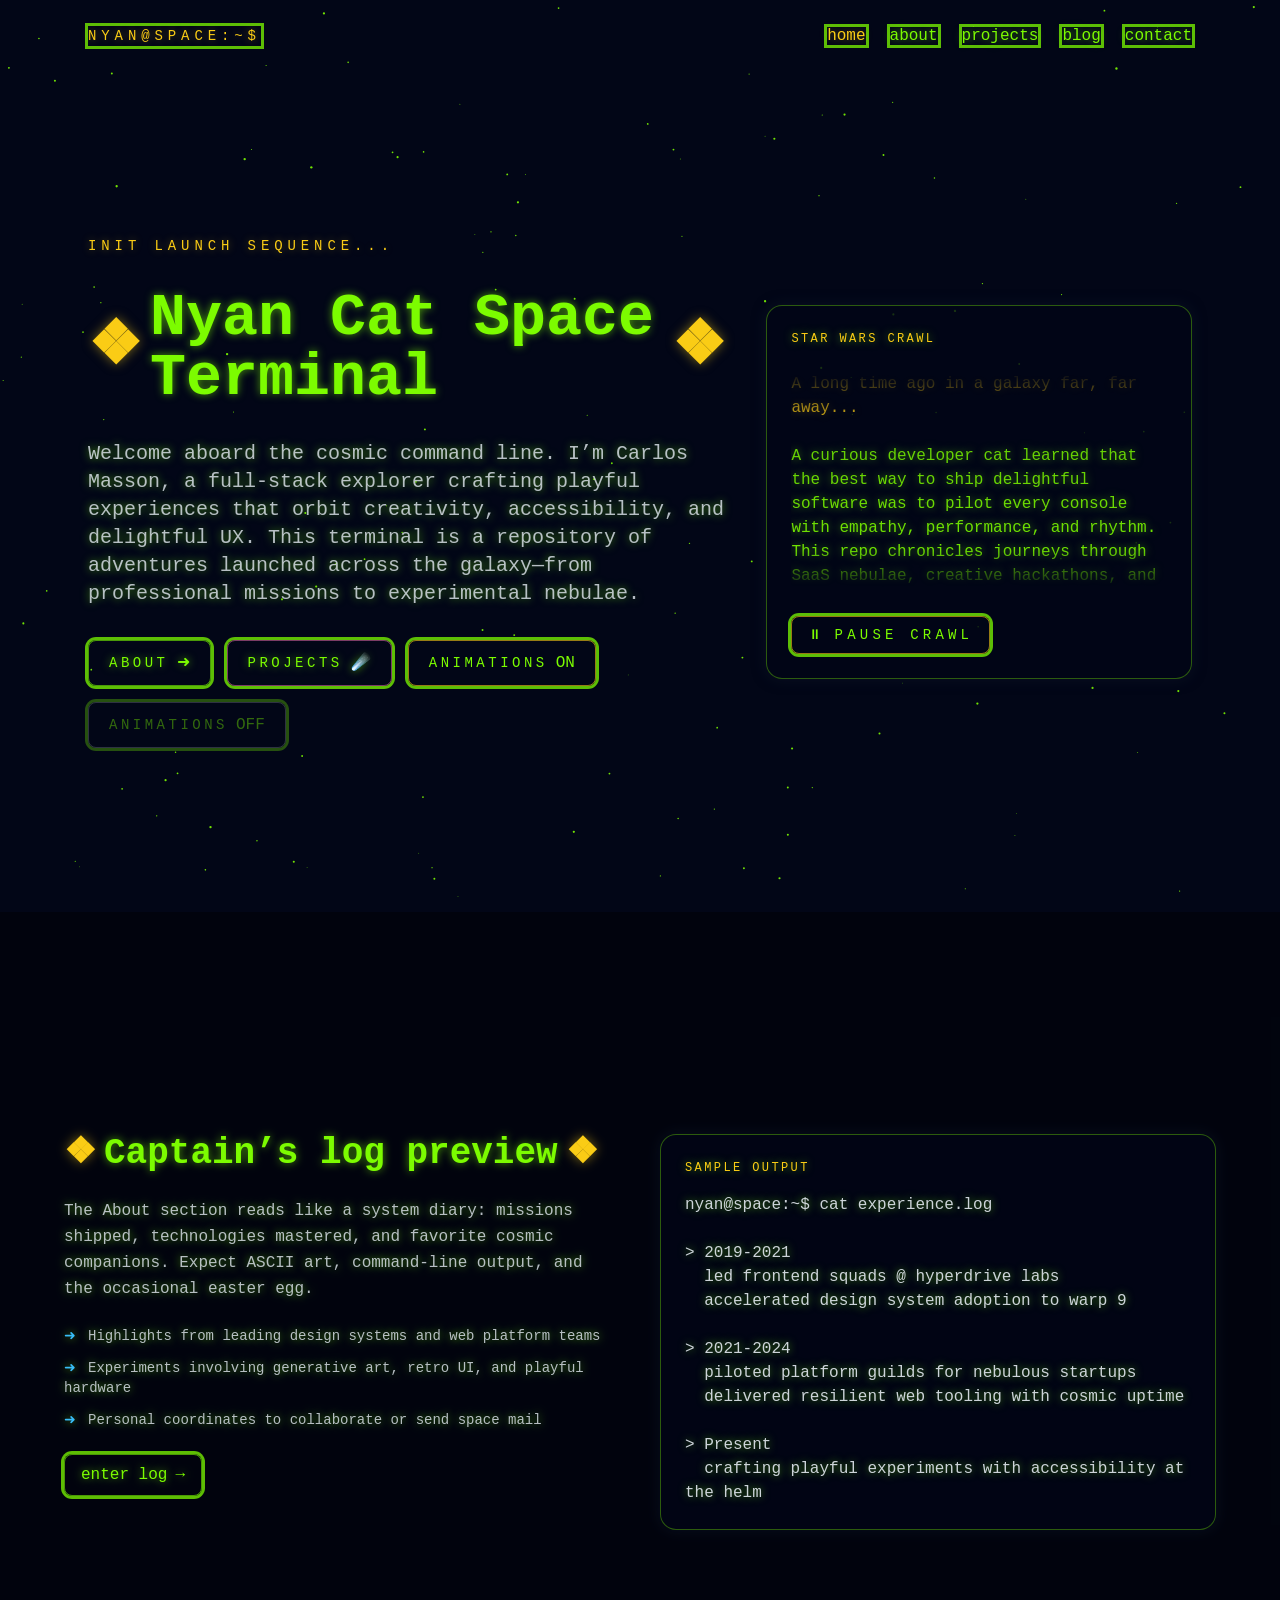
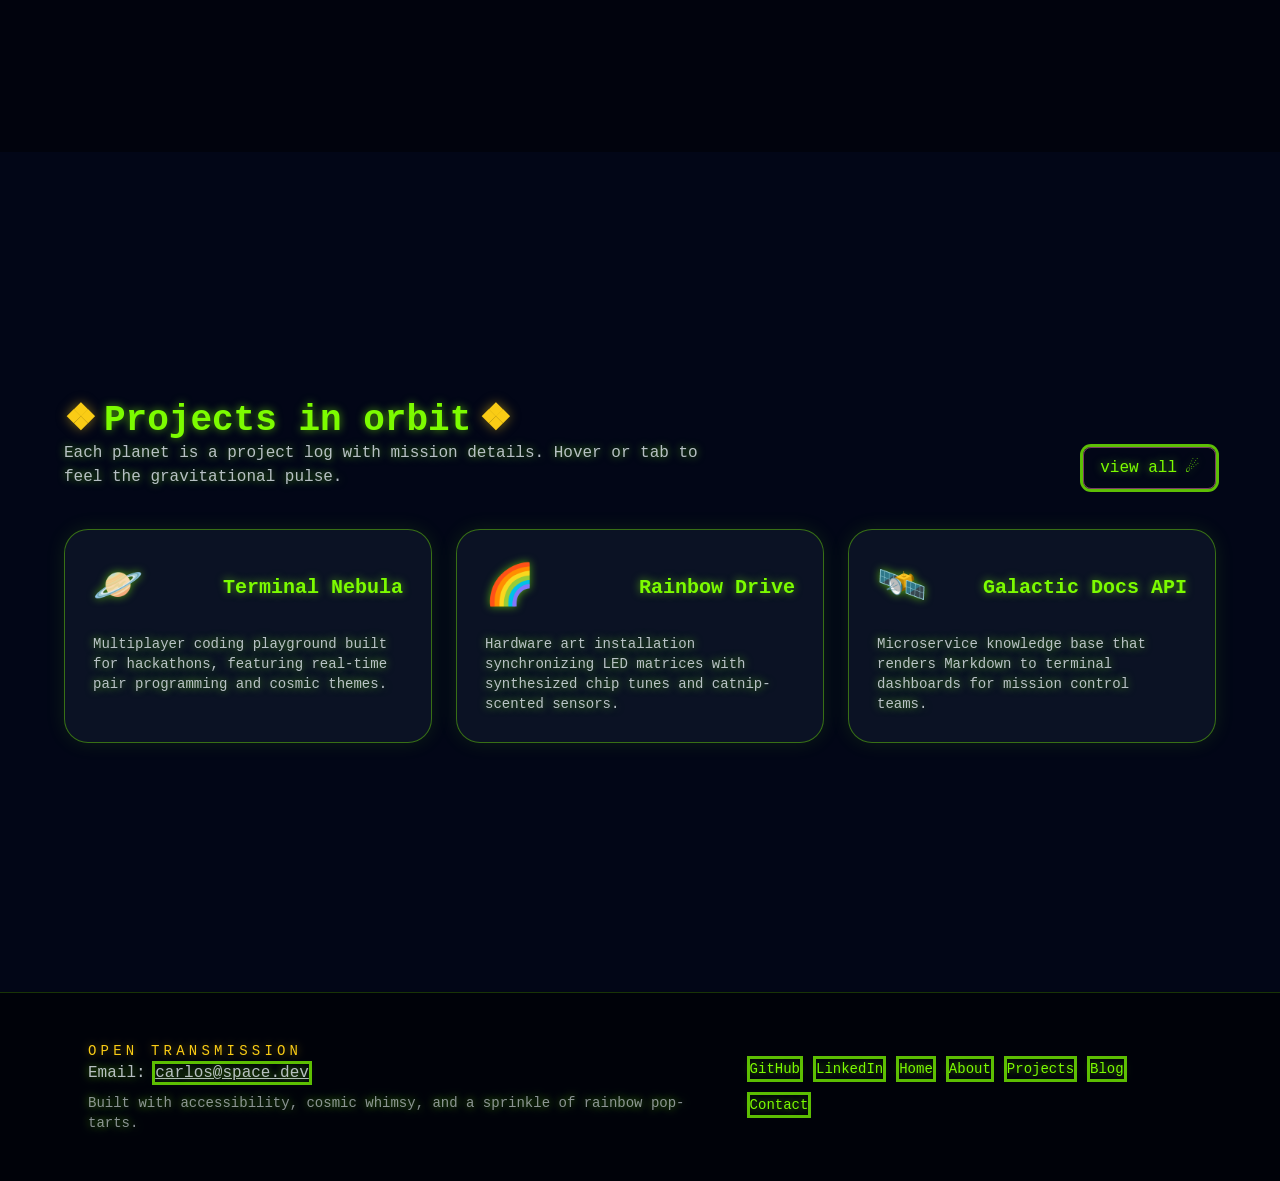
<file: index.html>
<!DOCTYPE html>
<html lang="en" class="bg-terminal">
  <head>
    <meta charset="utf-8" />
    <meta name="viewport" content="width=device-width, initial-scale=1" />
    <title>Nyan Cat Space — Cosmic Terminal Portfolio</title>
    <meta
      name="description"
      content="Explore Nyan Cat Space, a terminal-inspired portfolio floating through the cosmos with starfields, Nyan Cat fly-bys, and projects orbiting in neon glow."
    />
    <link rel="preload" href="assets/nyan/nyan-cat.gif" as="image" />
    <link rel="stylesheet" href="styles/tailwind-base.css" />
    <link rel="stylesheet" href="styles/tailwind.css" />
  </head>
  <body class="bg-space text-neon-green font-terminal min-h-screen overflow-x-hidden antialiased scroll-snap">
    <a class="skip-link" href="#main-content">Skip to cosmic content</a>

    <canvas class="starfield-canvas" data-starfield aria-hidden="true"></canvas>
    <div
      class="nyan-container"
      data-nyan
      role="img"
      aria-label="Nyan Cat streaks across the galaxy trailing pixelated rainbows."
    >
      <img src="assets/nyan/nyan-cat.gif" alt="" />
    </div>

    <!-- HEADER:START -->
<header class="relative z-10" data-partial="header">
  <nav class="max-w-6xl mx-auto px-6 py-6 flex items-center justify-between">
    <a class="text-sm uppercase tracking-[0.35em] text-neon-amber hover:text-amber transition focus-visible" href="index.html" data-nav-brand>
      nyan@space:~$
    </a>
    <ul class="flex items-center gap-6 text-sm md:text-base">
      <li>
        <a class="hover:text-amber transition focus-visible text-neon-amber" data-nav="home" href="index.html" aria-current="page" data-active="true">home</a>
      </li>
      <li>
        <a class="hover:text-amber transition focus-visible" data-nav="about" href="about.html">about</a>
      </li>
      <li>
        <a class="hover:text-amber transition focus-visible" data-nav="projects" href="projects.html">projects</a>
      </li>
      <li>
        <a class="hover:text-amber transition focus-visible" data-nav="blog" href="blog.html">blog</a>
      </li>
      <li>
        <a class="hover:text-magenta transition focus-visible" data-nav="contact" href="contact.html">contact</a>
      </li>
    </ul>
  </nav>
</header>

<!-- HEADER:END -->

    <main id="main-content" class="relative z-10">
      <section
        aria-labelledby="hero-title"
        class="scroll-section px-6 py-16 md:py-24 lg:py-32 max-w-6xl mx-auto"
      >
        <div class="grid lg:grid-cols-[1.2fr,0.8fr] gap-10 items-center">
          <div class="space-y-8">
            <p class="text-sm uppercase tracking-[0.35em] text-neon-amber">init launch sequence...</p>
            <h1 id="hero-title" class="text-4xl md:text-6xl font-semibold leading-tight headline-glow">
              Nyan Cat Space Terminal
            </h1>
            <p class="text-lg md:text-xl text-slate-200/80 max-w-2xl">
              Welcome aboard the cosmic command line. I&rsquo;m Carlos Masson, a full-stack explorer crafting playful
              experiences that orbit creativity, accessibility, and delightful UX. This terminal is a repository of
              adventures launched across the galaxy&mdash;from professional missions to experimental nebulae.
            </p>
            <div class="flex flex-wrap gap-4">
              <a
                class="inline-flex items-center gap-2 border border-neon/60 px-5 py-2.5 rounded-lg hover:bg-neon/10 transition focus-visible"
                href="about.html"
              >
                <span class="text-sm font-medium uppercase tracking-[0.25em]">about</span>
                <span aria-hidden="true">➜</span>
              </a>
              <a
                class="inline-flex items-center gap-2 border border-magenta/50 px-5 py-2.5 rounded-lg hover:bg-magenta/10 transition focus-visible"
                href="projects.html"
              >
                <span class="text-sm font-medium uppercase tracking-[0.25em]">projects</span>
                <span aria-hidden="true">☄️</span>
              </a>
              <button
                type="button"
                class="inline-flex items-center gap-2 border border-amber/60 px-5 py-2.5 rounded-lg hover:bg-amber/10 transition focus-visible opacity-40"
                data-motion-toggle="animated"
                aria-pressed="true"
              >
                <span class="text-sm font-medium uppercase tracking-[0.25em]">animations</span>
                <span aria-hidden="true">ON</span>
              </button>
              <button
                type="button"
                class="inline-flex items-center gap-2 border border-slate-200/50 px-5 py-2.5 rounded-lg hover:bg-slate-200/10 transition focus-visible"
                data-motion-toggle="reduced"
                aria-pressed="false"
              >
                <span class="text-sm font-medium uppercase tracking-[0.25em]">animations</span>
                <span aria-hidden="true">OFF</span>
              </button>
            </div>
          </div>
          <aside class="console-block space-y-6" data-crawl>
            <header>star wars crawl</header>
            <div class="crawl-text" aria-live="polite">
              <div class="crawl-inner space-y-6" data-crawl-inner>
                <p class="text-neon-amber">A long time ago in a galaxy far, far away...</p>
                <p>
                  A curious developer cat learned that the best way to ship delightful software was to pilot every
                  console with empathy, performance, and rhythm. This repo chronicles journeys through SaaS nebulae,
                  creative hackathons, and cosmic art experiments.
                </p>
                <p class="text-neon-magenta">
                  Scroll to explore planets containing professional missions, tinkering labs, and collaborations orbiting
                  the stars.
                </p>
              </div>
            </div>
            <button
              type="button"
              data-crawl-toggle
              class="inline-flex items-center gap-2 border border-amber/60 px-4 py-2 rounded-lg hover:bg-amber/10 transition text-sm uppercase tracking-[0.3em] focus-visible"
              aria-pressed="true"
            >
              <span aria-hidden="true">⏸</span>
              pause crawl
            </button>
          </aside>
        </div>
      </section>

      <section class="scroll-section px-6 py-20 md:py-28 bg-black/40">
        <div class="max-w-6xl mx-auto grid lg:grid-cols-2 gap-10 items-start">
          <div class="space-y-6">
            <h2 class="text-3xl md:text-4xl font-semibold headline-glow">Captain&rsquo;s log preview</h2>
            <p class="text-slate-200/80 leading-relaxed">
              The About section reads like a system diary: missions shipped, technologies mastered, and favorite cosmic
              companions. Expect ASCII art, command-line output, and the occasional easter egg.
            </p>
            <ul class="space-y-3 text-sm text-slate-200/80">
              <li class="timeline-entry">Highlights from leading design systems and web platform teams</li>
              <li class="timeline-entry">Experiments involving generative art, retro UI, and playful hardware</li>
              <li class="timeline-entry">Personal coordinates to collaborate or send space mail</li>
            </ul>
            <a
              class="inline-flex items-center gap-2 border border-neon/60 px-4 py-2 rounded-lg hover:bg-neon/10 transition focus-visible"
              href="about.html"
            >
              enter log
              <span aria-hidden="true">→</span>
            </a>
          </div>
          <div class="console-block">
            <header>sample output</header>
            <pre class="text-sm md:text-base text-slate-200/90 whitespace-pre-wrap">
nyan@space:~$ cat experience.log

> 2019-2021
  led frontend squads @ hyperdrive labs
  accelerated design system adoption to warp 9

> 2021-2024
  piloted platform guilds for nebulous startups
  delivered resilient web tooling with cosmic uptime

> Present
  crafting playful experiments with accessibility at the helm</pre
            >
          </div>
        </div>
      </section>

      <section class="scroll-section px-6 py-20 md:py-28">
        <div class="max-w-6xl mx-auto space-y-10">
          <div class="flex flex-col md:flex-row md:items-end md:justify-between gap-6">
            <div>
              <h2 class="text-3xl md:text-4xl font-semibold headline-glow">Projects in orbit</h2>
              <p class="text-slate-200/80 max-w-2xl">
                Each planet is a project log with mission details. Hover or tab to feel the gravitational pulse.
              </p>
            </div>
            <a
              class="self-start md:self-auto inline-flex items-center gap-2 border border-magenta/50 px-4 py-2 rounded-lg hover:bg-magenta/10 transition focus-visible"
              href="projects.html"
            >
              view all
              <span aria-hidden="true">☄</span>
            </a>
          </div>
          <div class="grid md:grid-cols-2 lg:grid-cols-3 gap-6">
            <article class="planet-card" aria-label="Project: Terminal Nebula">
              <header class="flex items-center justify-between mb-4">
                <span class="planet-emoji" aria-hidden="true">🪐</span>
                <h3 class="text-xl font-semibold text-neon-green">Terminal Nebula</h3>
              </header>
              <p class="text-sm text-slate-200/80">
                Multiplayer coding playground built for hackathons, featuring real-time pair programming and cosmic
                themes.
              </p>
            </article>
            <article class="planet-card" aria-label="Project: Rainbow Drive">
              <header class="flex items-center justify-between mb-4">
                <span class="planet-emoji" aria-hidden="true">🌈</span>
                <h3 class="text-xl font-semibold text-neon-green">Rainbow Drive</h3>
              </header>
              <p class="text-sm text-slate-200/80">
                Hardware art installation synchronizing LED matrices with synthesized chip tunes and catnip-scented
                sensors.
              </p>
            </article>
            <article class="planet-card" aria-label="Project: Galactic Docs API">
              <header class="flex items-center justify-between mb-4">
                <span class="planet-emoji" aria-hidden="true">🛰️</span>
                <h3 class="text-xl font-semibold text-neon-green">Galactic Docs API</h3>
              </header>
              <p class="text-sm text-slate-200/80">
                Microservice knowledge base that renders Markdown to terminal dashboards for mission control teams.
              </p>
            </article>
          </div>
        </div>
      </section>
    </main>

    <!-- FOOTER:START -->
<footer class="relative z-10 border-t border-neon/20 bg-black/60" data-partial="footer">
  <div class="max-w-6xl mx-auto px-6 py-12 flex flex-col md:flex-row md:items-center md:justify-between gap-6">
    <div>
      <p class="uppercase tracking-[0.3em] text-sm text-neon-amber">open transmission</p>
      <p class="text-slate-200/80">
        Email:
        <a data-link="email" href="mailto:carlos@space.dev" class="underline focus-visible">carlos@space.dev</a>
      </p>
      <p class="text-slate-200/60 text-sm mt-2">
        Built with accessibility, cosmic whimsy, and a sprinkle of rainbow pop-tarts.
      </p>
    </div>
    <div class="flex gap-4 text-sm flex-wrap">
      <a class="hover:text-amber transition focus-visible" data-link="github" href="https://github.com/1cmasson" target="_blank" rel="noopener">
        GitHub
      </a>
      <a class="hover:text-amber transition focus-visible" data-link="linkedin" href="https://www.linkedin.com/in/carlosmasson" target="_blank" rel="noopener">
        LinkedIn
      </a>
      <a class="hover:text-magenta transition focus-visible" href="index.html">Home</a>
      <a class="hover:text-magenta transition focus-visible" href="about.html">About</a>
      <a class="hover:text-magenta transition focus-visible" href="projects.html">Projects</a>
      <a class="hover:text-magenta transition focus-visible" href="blog.html">Blog</a>
      <a class="hover:text-magenta transition focus-visible" href="contact.html">Contact</a>
    </div>
  </div>
</footer>
<!-- FOOTER:END -->

    <script src="scripts/main.js" defer></script>
  </body>
</html>
</file>
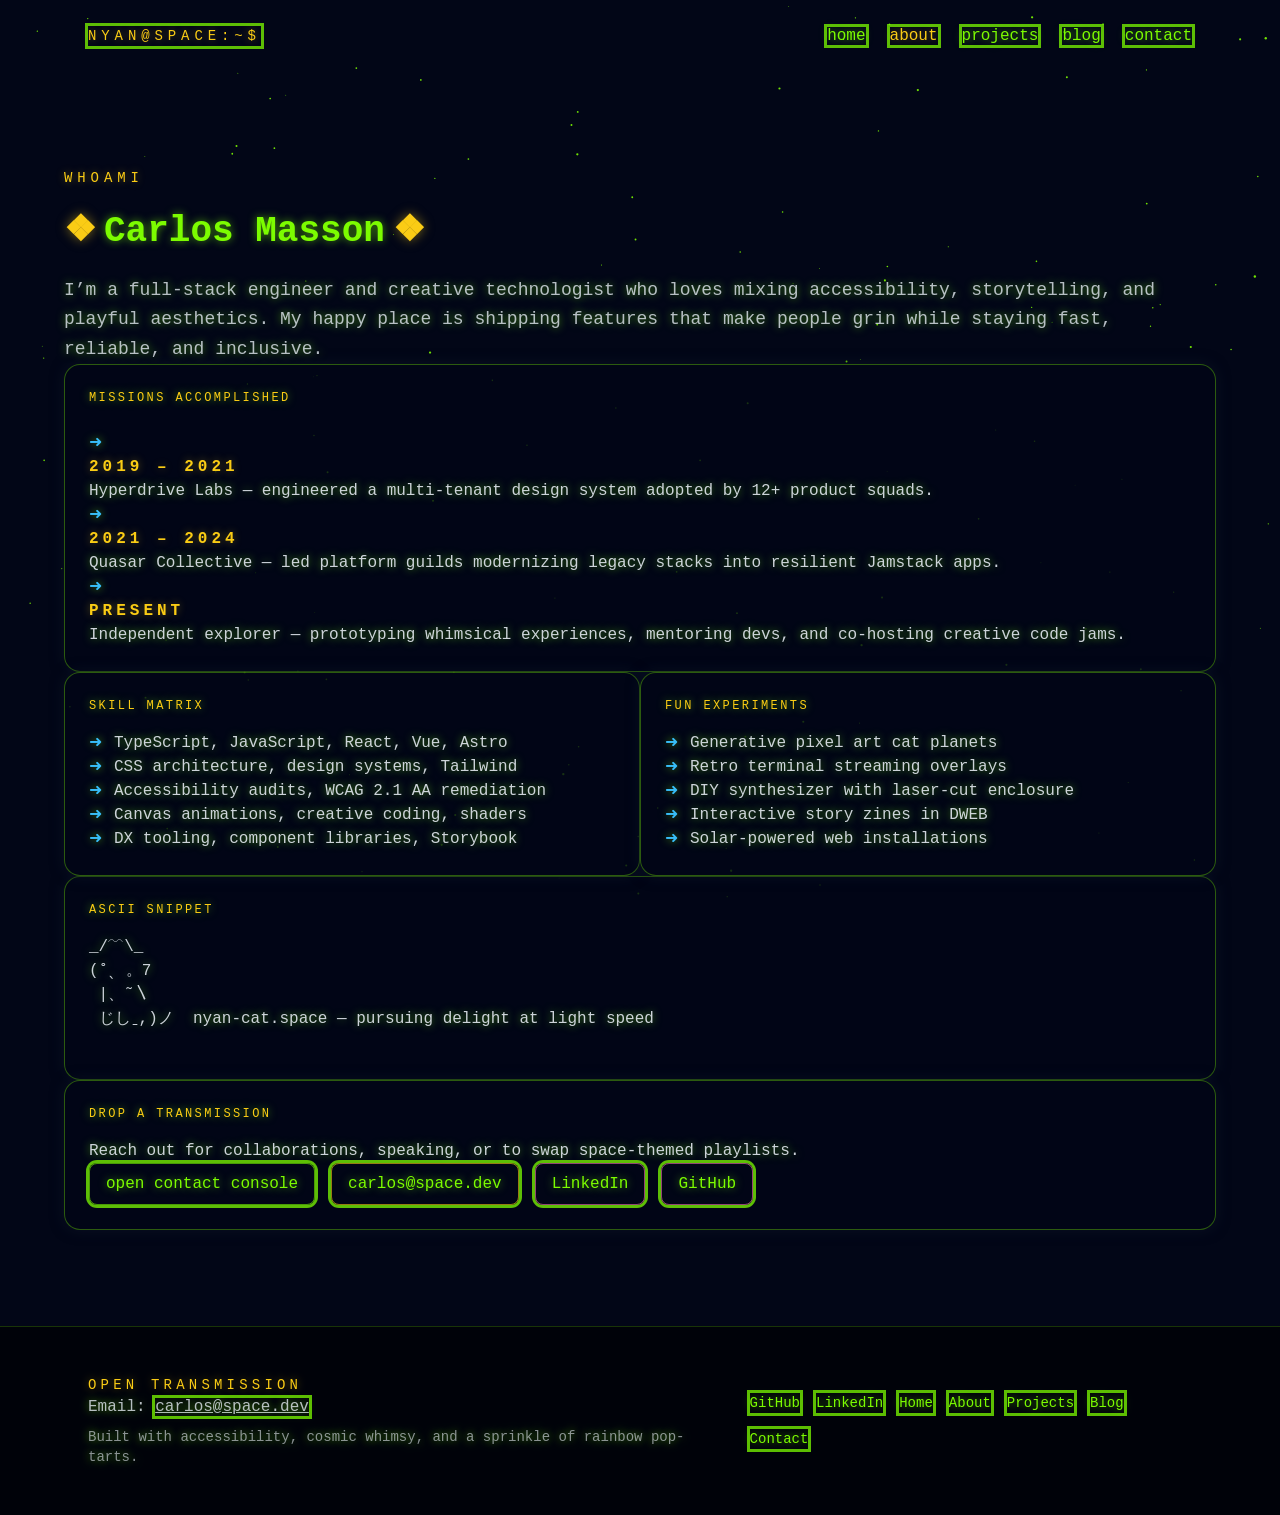
<file: about.html>
<!DOCTYPE html>
<html lang="en" class="bg-terminal">
  <head>
    <meta charset="utf-8" />
    <meta name="viewport" content="width=device-width, initial-scale=1" />
    <title>About — Nyan Cat Space Terminal</title>
    <meta
      name="description"
      content="Learn about Carlos Masson’s cosmic adventures: experience log, skills, and interests wrapped in a terminal UI."
    />
    <link rel="stylesheet" href="styles/tailwind-base.css" />
    <link rel="stylesheet" href="styles/tailwind.css" />
  </head>
  <body class="bg-space text-neon-green font-terminal min-h-screen overflow-x-hidden antialiased">
    <a class="skip-link" href="#about-main">Skip to log</a>
    <canvas class="starfield-canvas" data-starfield aria-hidden="true"></canvas>
    <div
      class="nyan-container"
      data-nyan
      role="img"
      aria-label="Nyan Cat loops through the about page with a rainbow trail."
    >
      <img src="assets/nyan/nyan-cat.gif" alt="" />
    </div>

    <!-- HEADER:START -->
<header class="relative z-10" data-partial="header">
  <nav class="max-w-6xl mx-auto px-6 py-6 flex items-center justify-between">
    <a class="text-sm uppercase tracking-[0.35em] text-neon-amber hover:text-amber transition focus-visible" href="index.html" data-nav-brand>
      nyan@space:~$
    </a>
    <ul class="flex items-center gap-6 text-sm md:text-base">
      <li>
        <a class="hover:text-amber transition focus-visible" data-nav="home" href="index.html">home</a>
      </li>
      <li>
        <a class="hover:text-amber transition focus-visible text-neon-amber" data-nav="about" href="about.html" aria-current="page" data-active="true">about</a>
      </li>
      <li>
        <a class="hover:text-amber transition focus-visible" data-nav="projects" href="projects.html">projects</a>
      </li>
      <li>
        <a class="hover:text-amber transition focus-visible" data-nav="blog" href="blog.html">blog</a>
      </li>
      <li>
        <a class="hover:text-magenta transition focus-visible" data-nav="contact" href="contact.html">contact</a>
      </li>
    </ul>
  </nav>
</header>

<!-- HEADER:END -->

    <main id="about-main" class="relative z-10 px-6 py-16 md:py-24">
      <div class="max-w-6xl mx-auto space-y-16">
        <section aria-labelledby="about-heading" class="space-y-6">
          <p class="text-sm uppercase tracking-[0.35em] text-neon-amber">whoami</p>
          <h1 id="about-heading" class="text-4xl md:text-5xl font-semibold headline-glow">Carlos Masson</h1>
          <p class="text-slate-200/80 text-lg leading-relaxed max-w-3xl">
            I&rsquo;m a full-stack engineer and creative technologist who loves mixing accessibility, storytelling, and
            playful aesthetics. My happy place is shipping features that make people grin while staying fast, reliable,
            and inclusive.
          </p>
        </section>

        <section aria-labelledby="experience-heading" class="console-block space-y-6">
          <header id="experience-heading">missions accomplished</header>
          <ol class="space-y-4 text-sm md:text-base text-slate-200/90">
            <li class="timeline-entry">
              <div class="flex flex-col gap-1">
                <span class="text-neon-amber font-semibold uppercase tracking-[0.25em]">2019 &ndash; 2021</span>
                <span>Hyperdrive Labs — engineered a multi-tenant design system adopted by 12+ product squads.</span>
              </div>
            </li>
            <li class="timeline-entry">
              <div class="flex flex-col gap-1">
                <span class="text-neon-amber font-semibold uppercase tracking-[0.25em]">2021 &ndash; 2024</span>
                <span>Quasar Collective — led platform guilds modernizing legacy stacks into resilient Jamstack apps.</span>
              </div>
            </li>
            <li class="timeline-entry">
              <div class="flex flex-col gap-1">
                <span class="text-neon-amber font-semibold uppercase tracking-[0.25em]">Present</span>
                <span>Independent explorer — prototyping whimsical experiences, mentoring devs, and co-hosting creative code jams.</span>
              </div>
            </li>
          </ol>
        </section>

        <section aria-labelledby="skills-heading" class="grid md:grid-cols-2 gap-8">
          <article class="console-block space-y-4">
            <header id="skills-heading">skill matrix</header>
            <ul class="space-y-2 text-sm md:text-base text-slate-200/90">
              <li class="timeline-entry">TypeScript, JavaScript, React, Vue, Astro</li>
              <li class="timeline-entry">CSS architecture, design systems, Tailwind</li>
              <li class="timeline-entry">Accessibility audits, WCAG 2.1 AA remediation</li>
              <li class="timeline-entry">Canvas animations, creative coding, shaders</li>
              <li class="timeline-entry">DX tooling, component libraries, Storybook</li>
            </ul>
          </article>
          <article class="console-block space-y-4">
            <header>fun experiments</header>
            <ul class="space-y-2 text-sm md:text-base text-slate-200/90">
              <li class="timeline-entry">Generative pixel art cat planets</li>
              <li class="timeline-entry">Retro terminal streaming overlays</li>
              <li class="timeline-entry">DIY synthesizer with laser-cut enclosure</li>
              <li class="timeline-entry">Interactive story zines in DWEB</li>
              <li class="timeline-entry">Solar-powered web installations</li>
            </ul>
          </article>
        </section>

        <section aria-labelledby="ascii-heading" class="console-block">
          <header id="ascii-heading">ascii snippet</header>
          <pre class="text-sm md:text-base text-slate-200/90 whitespace-pre overflow-x-auto" role="img" aria-label="ASCII art of Nyan Cat flying through space">
_/﹋\_
(˚ˎ 。7
 |、˜〵
 じしˍ,)ノ  nyan-cat.space — pursuing delight at light speed
          </pre>
        </section>

        <section aria-labelledby="contact-heading" id="contact" class="console-block space-y-4">
          <header id="contact-heading">drop a transmission</header>
          <p class="text-sm md:text-base text-slate-200/90">
            Reach out for collaborations, speaking, or to swap space-themed playlists.
          </p>
          <div class="flex flex-wrap gap-4 text-sm md:text-base">
            <a
              class="border border-neon/60 px-4 py-2 rounded-lg hover:bg-neon/10 transition focus-visible"
              href="contact.html"
              >open contact console</a
            >
            <a class="border border-amber/60 px-4 py-2 rounded-lg hover:bg-amber/10 transition focus-visible" href="mailto:carlos@space.dev"
              data-config-email
              >carlos@space.dev</a
            >
            <a
              class="border border-magenta/60 px-4 py-2 rounded-lg hover:bg-magenta/10 transition focus-visible"
              href="https://www.linkedin.com/in/carlosmasson"
              target="_blank"
              rel="noopener"
              data-config-linkedin
              >LinkedIn</a
            >
            <a
              class="border border-magenta/60 px-4 py-2 rounded-lg hover:bg-magenta/10 transition focus-visible"
              href="https://github.com/1cmasson"
              target="_blank"
              rel="noopener"
              data-config-github
              >GitHub</a
            >
          </div>
        </section>
      </div>
    </main>

    <!-- FOOTER:START -->
<footer class="relative z-10 border-t border-neon/20 bg-black/60" data-partial="footer">
  <div class="max-w-6xl mx-auto px-6 py-12 flex flex-col md:flex-row md:items-center md:justify-between gap-6">
    <div>
      <p class="uppercase tracking-[0.3em] text-sm text-neon-amber">open transmission</p>
      <p class="text-slate-200/80">
        Email:
        <a data-link="email" href="mailto:carlos@space.dev" class="underline focus-visible">carlos@space.dev</a>
      </p>
      <p class="text-slate-200/60 text-sm mt-2">
        Built with accessibility, cosmic whimsy, and a sprinkle of rainbow pop-tarts.
      </p>
    </div>
    <div class="flex gap-4 text-sm flex-wrap">
      <a class="hover:text-amber transition focus-visible" data-link="github" href="https://github.com/1cmasson" target="_blank" rel="noopener">
        GitHub
      </a>
      <a class="hover:text-amber transition focus-visible" data-link="linkedin" href="https://www.linkedin.com/in/carlosmasson" target="_blank" rel="noopener">
        LinkedIn
      </a>
      <a class="hover:text-magenta transition focus-visible" href="index.html">Home</a>
      <a class="hover:text-magenta transition focus-visible" href="about.html">About</a>
      <a class="hover:text-magenta transition focus-visible" href="projects.html">Projects</a>
      <a class="hover:text-magenta transition focus-visible" href="blog.html">Blog</a>
      <a class="hover:text-magenta transition focus-visible" href="contact.html">Contact</a>
    </div>
  </div>
</footer>
<!-- FOOTER:END -->

    <script src="scripts/main.js" defer></script>
  </body>
</html>
</file>
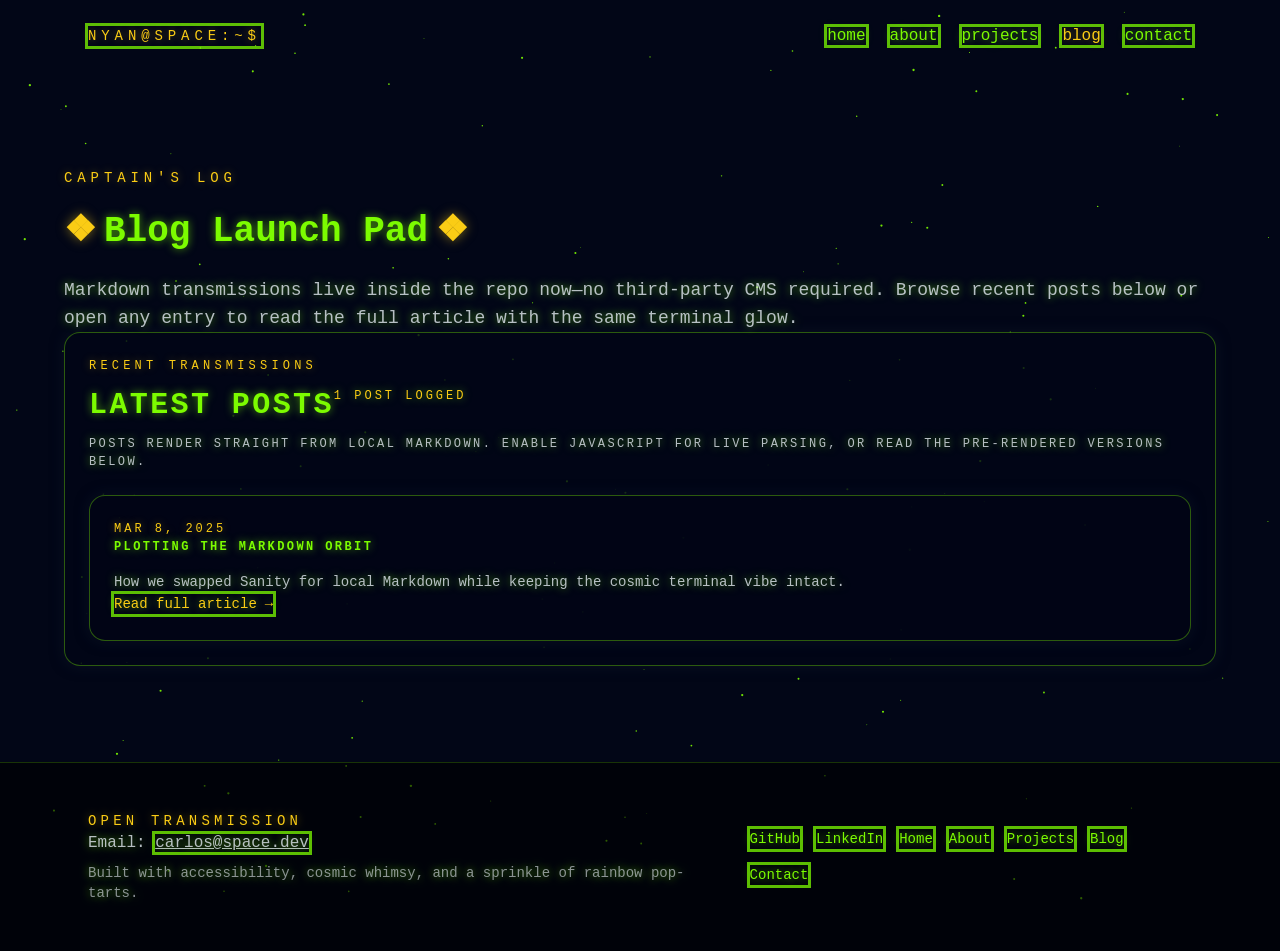
<file: blog.html>
<!DOCTYPE html>
<html lang="en" class="bg-terminal">
  <head>
    <meta charset="utf-8" />
    <meta name="viewport" content="width=device-width, initial-scale=1" />
    <title>Blog — Nyan Cat Space Terminal</title>
    <meta
      name="description"
      content="Explore Markdown-powered transmissions straight from the Nyan Cat Space terminal."
    />
    <link rel="stylesheet" href="styles/tailwind-base.css" />
    <link rel="stylesheet" href="styles/tailwind.css" />
  </head>
  <body class="bg-space text-neon-green font-terminal min-h-screen overflow-x-hidden antialiased">
    <a class="skip-link" href="#blog-main">Skip to blog feed</a>
    <canvas class="starfield-canvas" data-starfield aria-hidden="true"></canvas>
    <div
      class="nyan-container"
      data-nyan
      role="img"
      aria-label="Nyan Cat ferries new blog posts across the galaxy."
    >
      <img src="assets/nyan/nyan-cat.gif" alt="" />
    </div>

    <!-- HEADER:START -->
<header class="relative z-10" data-partial="header">
  <nav class="max-w-6xl mx-auto px-6 py-6 flex items-center justify-between">
    <a class="text-sm uppercase tracking-[0.35em] text-neon-amber hover:text-amber transition focus-visible" href="index.html" data-nav-brand>
      nyan@space:~$
    </a>
    <ul class="flex items-center gap-6 text-sm md:text-base">
      <li>
        <a class="hover:text-amber transition focus-visible" data-nav="home" href="index.html">home</a>
      </li>
      <li>
        <a class="hover:text-amber transition focus-visible" data-nav="about" href="about.html">about</a>
      </li>
      <li>
        <a class="hover:text-amber transition focus-visible" data-nav="projects" href="projects.html">projects</a>
      </li>
      <li>
        <a class="hover:text-amber transition focus-visible text-neon-amber" data-nav="blog" href="blog.html" aria-current="page" data-active="true">blog</a>
      </li>
      <li>
        <a class="hover:text-magenta transition focus-visible" data-nav="contact" href="contact.html">contact</a>
      </li>
    </ul>
  </nav>
</header>

<!-- HEADER:END -->

    <main id="blog-main" class="relative z-10 px-6 py-16 md:py-24">
      <div class="max-w-6xl mx-auto space-y-12">
        <section aria-labelledby="blog-hero" class="space-y-6">
          <p class="text-sm uppercase tracking-[0.35em] text-neon-amber">captain's log</p>
          <h1 id="blog-hero" class="text-4xl md:text-5xl font-semibold headline-glow">Blog Launch Pad</h1>
          <p class="text-slate-200/80 text-lg max-w-3xl">
            Markdown transmissions live inside the repo now—no third-party CMS required. Browse recent posts below or
            open any entry to read the full article with the same terminal glow.
          </p>
        </section>

        <section class="console-block space-y-6 rounded-xl border border-neon/30 bg-black/60 p-6 md:p-8 shadow-[0_0_40px_rgba(80,255,163,0.08)]" aria-labelledby="blog-index-heading" data-blog-index>
          <header class="space-y-3">
            <p class="text-xs uppercase tracking-[0.35em] text-neon-amber">recent transmissions</p>
            <div class="flex flex-wrap items-baseline gap-3">
              <h2 id="blog-index-heading" class="text-3xl font-semibold text-neon-green">Latest posts</h2>
              <span class="text-xs uppercase tracking-[0.25em] text-slate-200/70" data-blog-count>1 post logged</span>
            </div>
            <p class="text-slate-200/80 text-base max-w-3xl" data-blog-intro>
              Posts render straight from local Markdown. Enable JavaScript for live parsing, or read the pre-rendered versions below.
            </p>
          </header>

          <ul class="space-y-6" data-blog-list>
            <li class="console-block bg-black/50 border border-neon/20 p-4 md:p-6 rounded-lg">
              <article aria-labelledby="blog-post-fallback-title">
                <header class="space-y-2">
                  <p class="text-xs uppercase tracking-[0.25em] text-neon-amber">2025-03-08</p>
                  <h2 id="blog-post-fallback-title" class="text-2xl font-semibold text-neon-green">
                    Plotting the Markdown Orbit
                  </h2>
                </header>
                <p class="text-sm text-slate-200/80 mt-4">
                  How we swapped Sanity for local Markdown while keeping the cosmic terminal vibe intact.
                </p>
                <div class="flex flex-wrap gap-2 mt-4 text-xs uppercase tracking-[0.25em] text-slate-200/70">
                  <span class="border border-neon/30 px-2 py-1 rounded">markdown</span>
                  <span class="border border-neon/30 px-2 py-1 rounded">accessibility</span>
                  <span class="border border-neon/30 px-2 py-1 rounded">tooling</span>
                </div>
                <a class="inline-flex items-center gap-2 text-sm text-amber hover:text-neon-green transition mt-6 focus-visible" href="blog/post.html?slug=2025-03-08-markdown-orbit">
                  Read full article <span aria-hidden="true">→</span>
                </a>
              </article>
            </li>
          </ul>
          <p class="text-sm text-slate-200/70" data-blog-empty hidden>
            No posts yet. Add a Markdown file under `content/blog/` and update `content/blog/manifest.json` to surface it here.
          </p>
        </section>
      </div>
      <template id="blog-index-item-2025-03-08-markdown-orbit">
        <li class="console-block bg-black/50 border border-neon/20 p-4 md:p-6 rounded-lg">
          <article>
            <header class="space-y-2">
              <p class="text-xs uppercase tracking-[0.25em] text-neon-amber">2025-03-08</p>
              <h2 class="text-2xl font-semibold text-neon-green">Plotting the Markdown Orbit</h2>
            </header>
            <p class="text-sm text-slate-200/80 mt-4">
              How we swapped Sanity for local Markdown while keeping the cosmic terminal vibe intact.
            </p>
            <div class="flex flex-wrap gap-2 mt-4 text-xs uppercase tracking-[0.25em] text-slate-200/70">
              <span class="border border-neon/30 px-2 py-1 rounded">markdown</span>
              <span class="border border-neon/30 px-2 py-1 rounded">accessibility</span>
              <span class="border border-neon/30 px-2 py-1 rounded">tooling</span>
            </div>
            <a class="inline-flex items-center gap-2 text-sm text-amber hover:text-neon-green transition mt-6 focus-visible" href="blog/post.html?slug=2025-03-08-markdown-orbit">
              Read full article <span aria-hidden="true">→</span>
            </a>
          </article>
        </li>
      </template>
    </main>

    <!-- FOOTER:START -->
<footer class="relative z-10 border-t border-neon/20 bg-black/60" data-partial="footer">
  <div class="max-w-6xl mx-auto px-6 py-12 flex flex-col md:flex-row md:items-center md:justify-between gap-6">
    <div>
      <p class="uppercase tracking-[0.3em] text-sm text-neon-amber">open transmission</p>
      <p class="text-slate-200/80">
        Email:
        <a data-link="email" href="mailto:carlos@space.dev" class="underline focus-visible">carlos@space.dev</a>
      </p>
      <p class="text-slate-200/60 text-sm mt-2">
        Built with accessibility, cosmic whimsy, and a sprinkle of rainbow pop-tarts.
      </p>
    </div>
    <div class="flex gap-4 text-sm flex-wrap">
      <a class="hover:text-amber transition focus-visible" data-link="github" href="https://github.com/1cmasson" target="_blank" rel="noopener">
        GitHub
      </a>
      <a class="hover:text-amber transition focus-visible" data-link="linkedin" href="https://www.linkedin.com/in/carlosmasson" target="_blank" rel="noopener">
        LinkedIn
      </a>
      <a class="hover:text-magenta transition focus-visible" href="index.html">Home</a>
      <a class="hover:text-magenta transition focus-visible" href="about.html">About</a>
      <a class="hover:text-magenta transition focus-visible" href="projects.html">Projects</a>
      <a class="hover:text-magenta transition focus-visible" href="blog.html">Blog</a>
      <a class="hover:text-magenta transition focus-visible" href="contact.html">Contact</a>
    </div>
  </div>
</footer>
<!-- FOOTER:END -->

    <script src="scripts/content/markdown.js" defer></script>
    <script src="scripts/main.js" defer></script>
  </body>
</html>
</file>
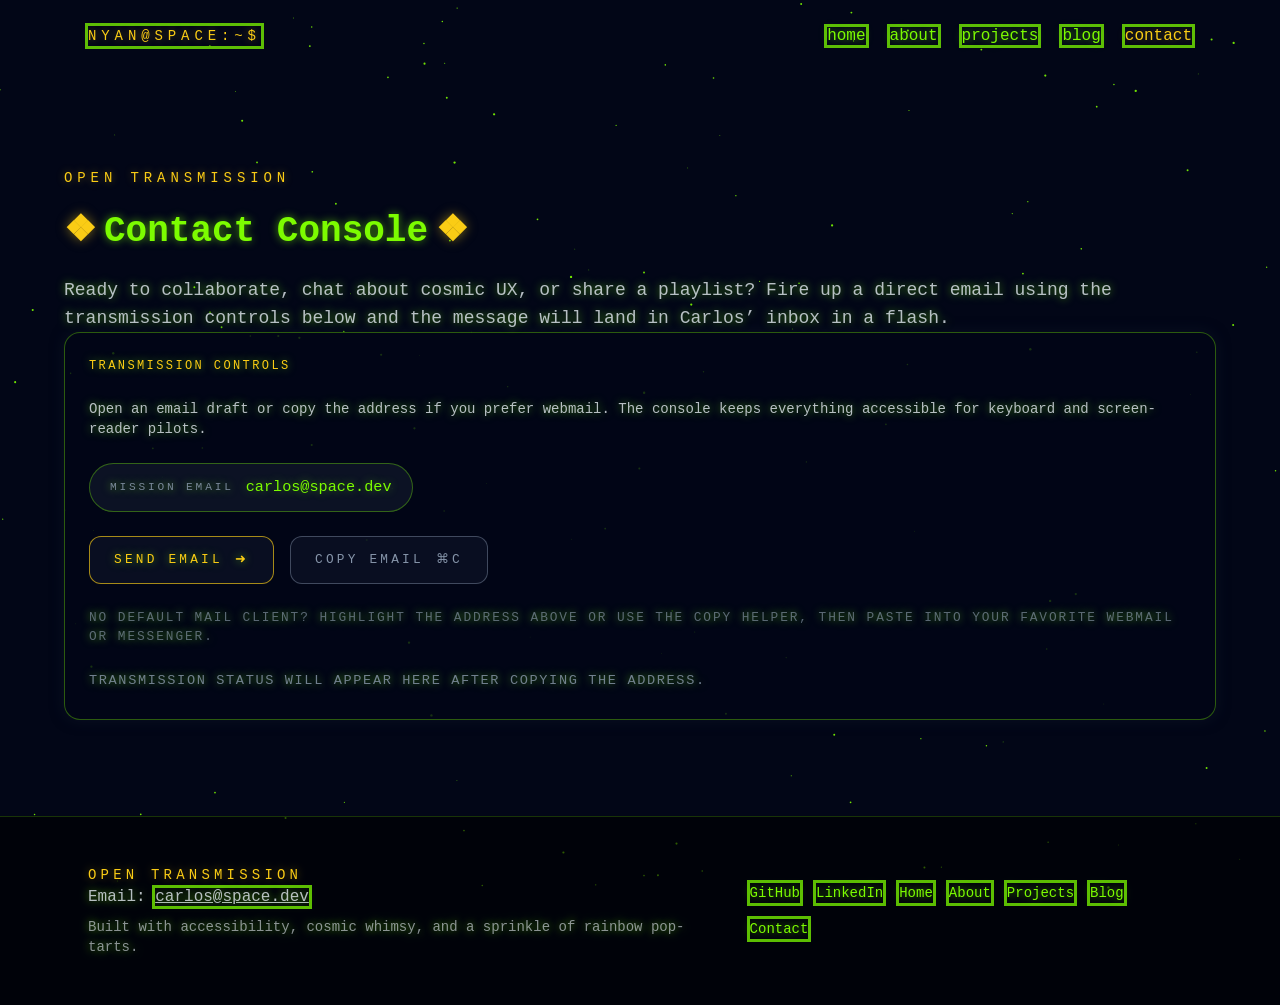
<file: contact.html>
<!DOCTYPE html>
<html lang="en" class="bg-terminal">
  <head>
    <meta charset="utf-8" />
    <meta name="viewport" content="width=device-width, initial-scale=1" />
    <title>Contact — Nyan Cat Space Terminal</title>
    <meta
      name="description"
      content="Open a direct transmission to Carlos via email from the Nyan Cat Space contact console."
    />
    <link rel="stylesheet" href="styles/tailwind-base.css" />
    <link rel="stylesheet" href="styles/tailwind.css" />
  </head>
  <body class="bg-space text-neon-green font-terminal min-h-screen overflow-x-hidden antialiased">
    <a class="skip-link" href="#contact-main">Skip to contact console</a>
    <canvas class="starfield-canvas" data-starfield aria-hidden="true"></canvas>
    <div
      class="nyan-container"
      data-nyan
      role="img"
      aria-label="Nyan Cat preps the contact console with a rainbow trail."
    >
      <img src="assets/nyan/nyan-cat.gif" alt="" />
    </div>

    <!-- HEADER:START -->
<header class="relative z-10" data-partial="header">
  <nav class="max-w-6xl mx-auto px-6 py-6 flex items-center justify-between">
    <a class="text-sm uppercase tracking-[0.35em] text-neon-amber hover:text-amber transition focus-visible" href="index.html" data-nav-brand>
      nyan@space:~$
    </a>
    <ul class="flex items-center gap-6 text-sm md:text-base">
      <li>
        <a class="hover:text-amber transition focus-visible" data-nav="home" href="index.html">home</a>
      </li>
      <li>
        <a class="hover:text-amber transition focus-visible" data-nav="about" href="about.html">about</a>
      </li>
      <li>
        <a class="hover:text-amber transition focus-visible" data-nav="projects" href="projects.html">projects</a>
      </li>
      <li>
        <a class="hover:text-amber transition focus-visible" data-nav="blog" href="blog.html">blog</a>
      </li>
      <li>
        <a class="hover:text-magenta transition focus-visible text-neon-amber" data-nav="contact" href="contact.html" aria-current="page" data-active="true">contact</a>
      </li>
    </ul>
  </nav>
</header>

<!-- HEADER:END -->

    <main id="contact-main" class="relative z-10 px-6 py-16 md:py-24">
      <div class="max-w-6xl mx-auto space-y-12">
        <section aria-labelledby="contact-hero" class="space-y-6">
          <p class="text-sm uppercase tracking-[0.35em] text-neon-amber">open transmission</p>
          <h1 id="contact-hero" class="text-4xl md:text-5xl font-semibold headline-glow">Contact Console</h1>
          <p class="text-slate-200/80 text-lg max-w-3xl">
            Ready to collaborate, chat about cosmic UX, or share a playlist? Fire up a direct email using the
            transmission controls below and the message will land in Carlos&rsquo; inbox in a flash.
          </p>
        </section>

        <section aria-labelledby="contact-console" class="console-block space-y-6" data-contact-console>
          <header id="contact-console">transmission controls</header>
          <p class="text-sm text-slate-200/80">
            Open an email draft or copy the address if you prefer webmail. The console keeps everything accessible for
            keyboard and screen-reader pilots.
          </p>

          <div class="contact-address-block" data-contact-address-block>
            <span class="contact-address-label" id="contact-address-label">mission email</span>
            <code
              class="contact-address"
              data-contact-address
              data-config-email
              tabindex="0"
              role="text"
              aria-labelledby="contact-address-label"
            >carlos@space.dev</code>
          </div>

          <div class="contact-actions" data-contact-actions>
            <a
              class="button-terminal"
              data-mailto-button
              data-config-mailto
              href="mailto:carlos@space.dev?subject=Greetings%20from%20Nyan%20Cat%20Space&body=Hi%20Carlos%2C%0A%0AI%20just%20warped%20in%20from%20the%20portfolio%20terminal%20and%20would%20love%20to%20connect%20about..."
            >
              send email
              <span aria-hidden="true">➜</span>
            </a>
            <button class="button-terminal button-secondary" type="button" data-copy-email>
              copy email
              <span aria-hidden="true">⌘C</span>
            </button>
          </div>

          <p class="terminal-hint">
            No default mail client? Highlight the address above or use the copy helper, then paste into your favorite
            webmail or messenger.
          </p>

          <p class="contact-status" role="status" aria-live="polite" data-copy-status>
            Transmission status will appear here after copying the address.
          </p>

          <noscript>
            <p class="terminal-hint text-slate-200/70">
              JavaScript is disabled, so the copy helper is unavailable. The email address remains selectable; use your
              OS shortcut to copy it manually.
            </p>
          </noscript>
        </section>
      </div>
    </main>

    <!-- FOOTER:START -->
<footer class="relative z-10 border-t border-neon/20 bg-black/60" data-partial="footer">
  <div class="max-w-6xl mx-auto px-6 py-12 flex flex-col md:flex-row md:items-center md:justify-between gap-6">
    <div>
      <p class="uppercase tracking-[0.3em] text-sm text-neon-amber">open transmission</p>
      <p class="text-slate-200/80">
        Email:
        <a data-link="email" href="mailto:carlos@space.dev" class="underline focus-visible">carlos@space.dev</a>
      </p>
      <p class="text-slate-200/60 text-sm mt-2">
        Built with accessibility, cosmic whimsy, and a sprinkle of rainbow pop-tarts.
      </p>
    </div>
    <div class="flex gap-4 text-sm flex-wrap">
      <a class="hover:text-amber transition focus-visible" data-link="github" href="https://github.com/1cmasson" target="_blank" rel="noopener">
        GitHub
      </a>
      <a class="hover:text-amber transition focus-visible" data-link="linkedin" href="https://www.linkedin.com/in/carlosmasson" target="_blank" rel="noopener">
        LinkedIn
      </a>
      <a class="hover:text-magenta transition focus-visible" href="index.html">Home</a>
      <a class="hover:text-magenta transition focus-visible" href="about.html">About</a>
      <a class="hover:text-magenta transition focus-visible" href="projects.html">Projects</a>
      <a class="hover:text-magenta transition focus-visible" href="blog.html">Blog</a>
      <a class="hover:text-magenta transition focus-visible" href="contact.html">Contact</a>
    </div>
  </div>
</footer>
<!-- FOOTER:END -->

    <script src="scripts/main.js" defer></script>
  </body>
</html>
</file>
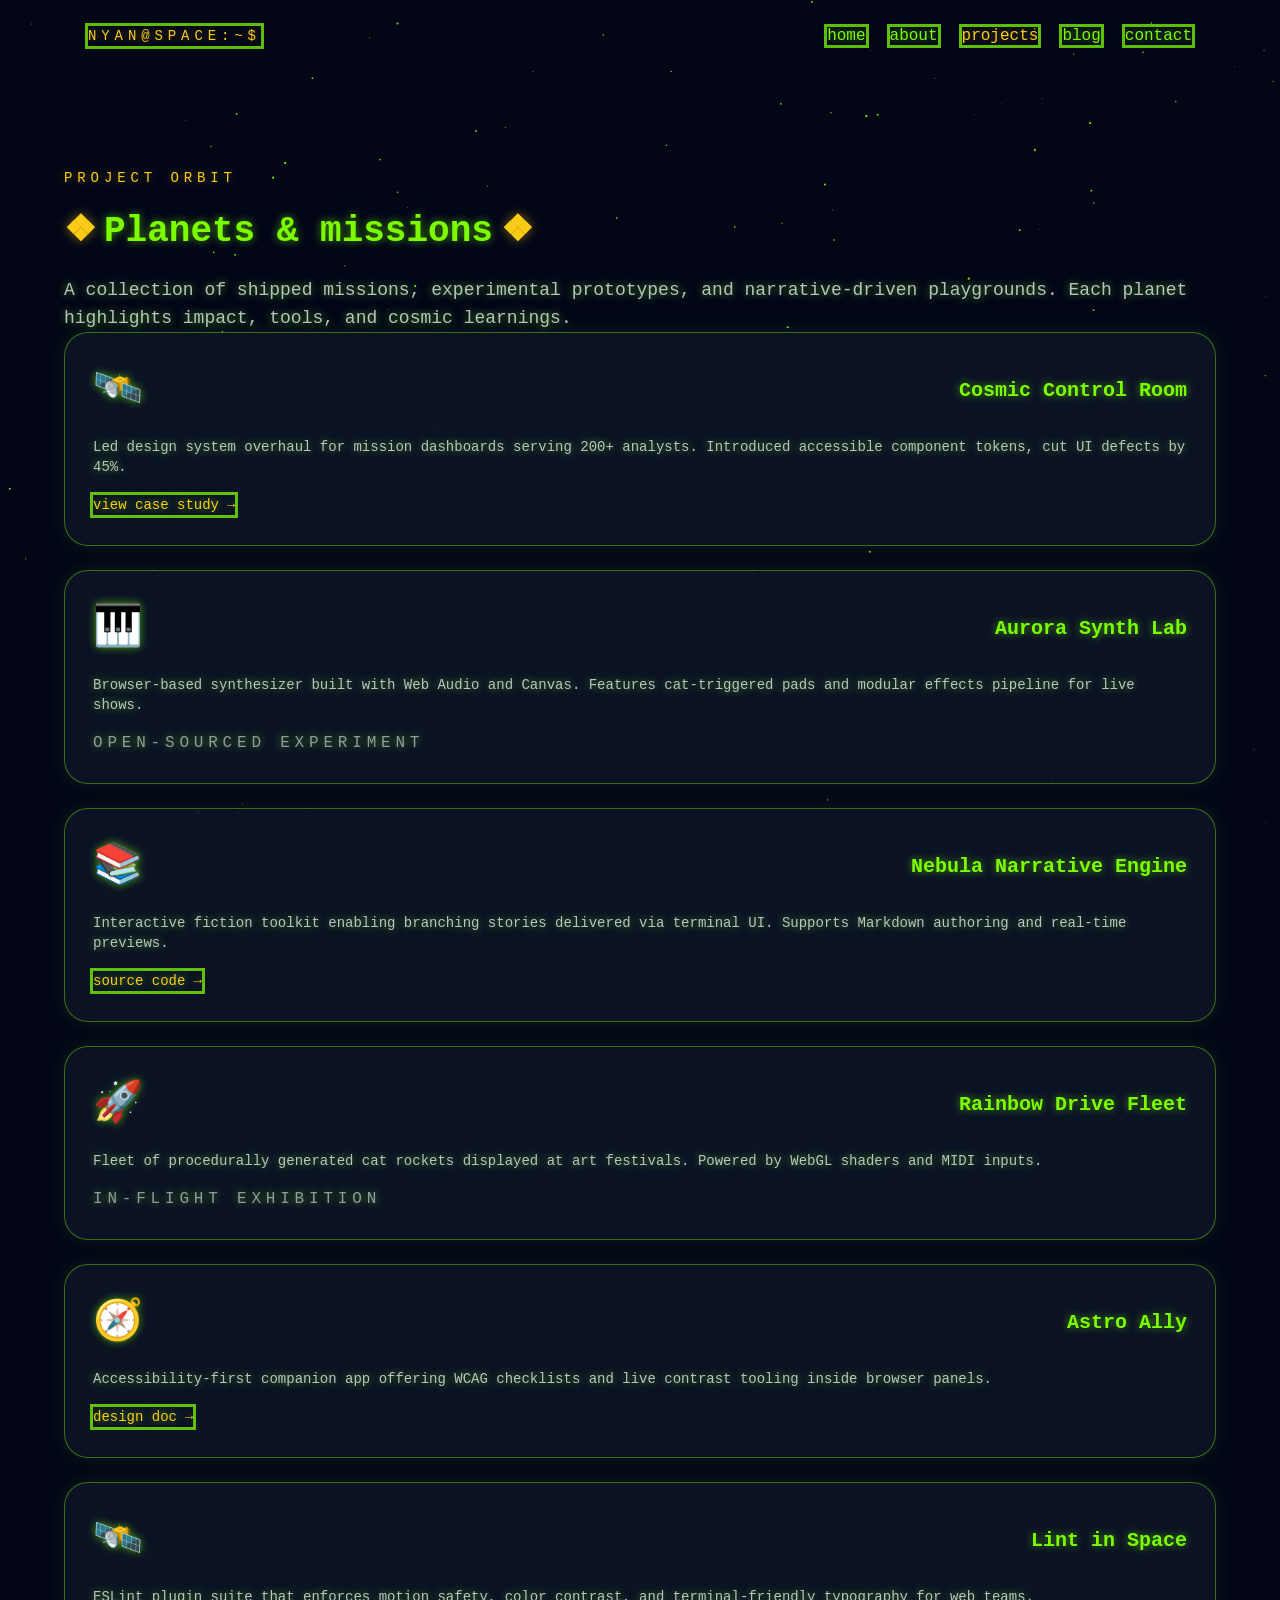
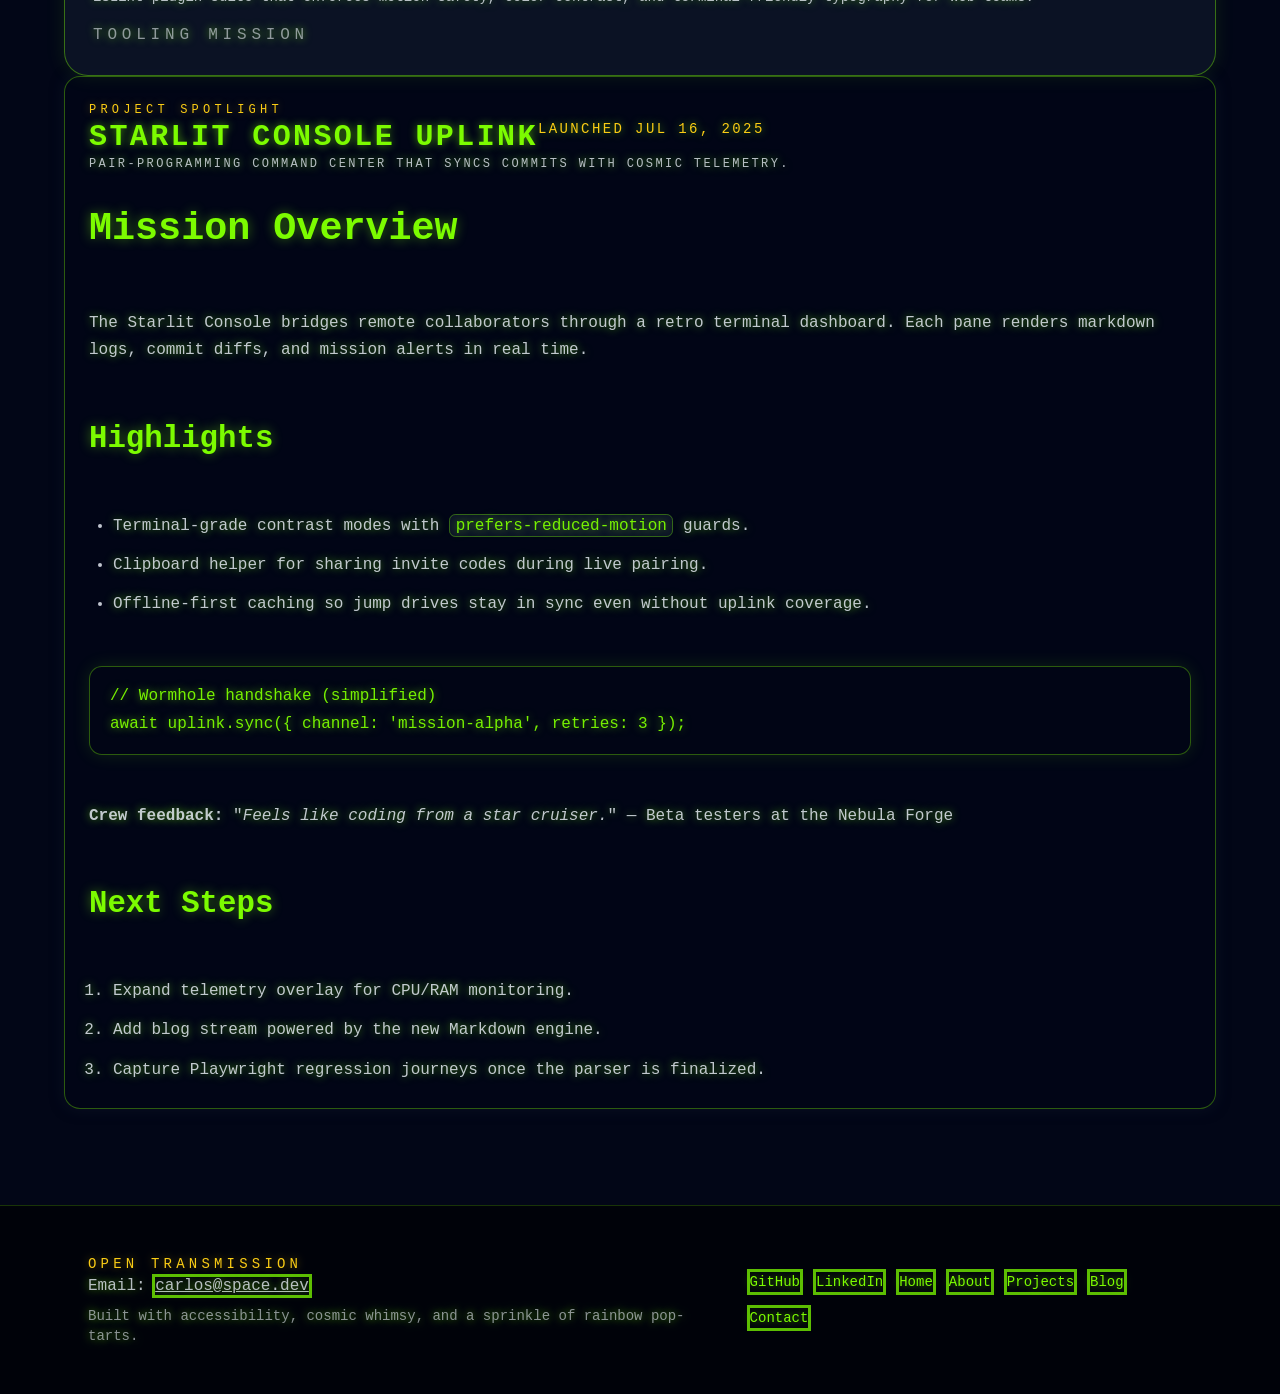
<file: projects.html>
<!DOCTYPE html>
<html lang="en" class="bg-terminal">
  <head>
    <meta charset="utf-8" />
    <meta name="viewport" content="width=device-width, initial-scale=1" />
    <title>Projects — Nyan Cat Space Terminal</title>
    <meta
      name="description"
      content="Browse creative experiments and professional missions orbiting the Nyan Cat Space terminal."
    />
    <link rel="stylesheet" href="styles/tailwind-base.css" />
    <link rel="stylesheet" href="styles/tailwind.css" />
  </head>
  <body class="bg-space text-neon-green font-terminal min-h-screen overflow-x-hidden antialiased">
    <a class="skip-link" href="#projects-main">Skip to projects</a>
    <canvas class="starfield-canvas" data-starfield aria-hidden="true"></canvas>
    <div
      class="nyan-container"
      data-nyan
      role="img"
      aria-label="Nyan Cat glides past the planet grid."
    >
      <img src="assets/nyan/nyan-cat.gif" alt="" />
    </div>

    <!-- HEADER:START -->
<header class="relative z-10" data-partial="header">
  <nav class="max-w-6xl mx-auto px-6 py-6 flex items-center justify-between">
    <a class="text-sm uppercase tracking-[0.35em] text-neon-amber hover:text-amber transition focus-visible" href="index.html" data-nav-brand>
      nyan@space:~$
    </a>
    <ul class="flex items-center gap-6 text-sm md:text-base">
      <li>
        <a class="hover:text-amber transition focus-visible" data-nav="home" href="index.html">home</a>
      </li>
      <li>
        <a class="hover:text-amber transition focus-visible" data-nav="about" href="about.html">about</a>
      </li>
      <li>
        <a class="hover:text-amber transition focus-visible text-neon-amber" data-nav="projects" href="projects.html" aria-current="page" data-active="true">projects</a>
      </li>
      <li>
        <a class="hover:text-amber transition focus-visible" data-nav="blog" href="blog.html">blog</a>
      </li>
      <li>
        <a class="hover:text-magenta transition focus-visible" data-nav="contact" href="contact.html">contact</a>
      </li>
    </ul>
  </nav>
</header>

<!-- HEADER:END -->

    <main id="projects-main" class="relative z-10 px-6 py-16 md:py-24">
      <div class="max-w-6xl mx-auto space-y-12">
        <section aria-labelledby="projects-heading" class="space-y-6">
          <p class="text-sm uppercase tracking-[0.35em] text-neon-amber">project orbit</p>
          <h1 id="projects-heading" class="text-4xl md:text-5xl font-semibold headline-glow">Planets &amp; missions</h1>
          <p class="text-slate-200/80 text-lg max-w-3xl">
            A collection of shipped missions, experimental prototypes, and narrative-driven playgrounds. Each planet
            highlights impact, tools, and cosmic learnings.
          </p>
        </section>

        <section class="grid gap-6 sm:grid-cols-2 xl:grid-cols-3" aria-label="Project cards">
          <article class="planet-card" aria-label="Project: Cosmic Control Room">
            <header class="flex items-center justify-between mb-4">
              <span class="planet-emoji" aria-hidden="true">🛰️</span>
              <h2 class="text-xl font-semibold text-neon-green">Cosmic Control Room</h2>
            </header>
            <p class="text-sm text-slate-200/80 mb-4">
              Led design system overhaul for mission dashboards serving 200+ analysts. Introduced accessible component
              tokens, cut UI defects by 45%.
            </p>
            <a
              class="inline-flex items-center gap-2 text-sm text-amber hover:text-neon-green transition focus-visible"
              href="https://github.com/1cmasson"
              target="_blank"
              rel="noopener"
              >view case study<span aria-hidden="true">→</span></a
            >
          </article>

          <article class="planet-card" aria-label="Project: Aurora Synth Lab">
            <header class="flex items-center justify-between mb-4">
              <span class="planet-emoji" aria-hidden="true">🎹</span>
              <h2 class="text-xl font-semibold text-neon-green">Aurora Synth Lab</h2>
            </header>
            <p class="text-sm text-slate-200/80 mb-4">
              Browser-based synthesizer built with Web Audio and Canvas. Features cat-triggered pads and modular effects
              pipeline for live shows.
            </p>
            <span class="text-xs uppercase tracking-[0.3em] text-slate-200/60">open-sourced experiment</span>
          </article>

          <article class="planet-card" aria-label="Project: Nebula Narrative Engine">
            <header class="flex items-center justify-between mb-4">
              <span class="planet-emoji" aria-hidden="true">📚</span>
              <h2 class="text-xl font-semibold text-neon-green">Nebula Narrative Engine</h2>
            </header>
            <p class="text-sm text-slate-200/80 mb-4">
              Interactive fiction toolkit enabling branching stories delivered via terminal UI. Supports Markdown authoring
              and real-time previews.
            </p>
            <a
              class="inline-flex items-center gap-2 text-sm text-amber hover:text-neon-green transition focus-visible"
              href="https://github.com/1cmasson"
              target="_blank"
              rel="noopener"
              >source code<span aria-hidden="true">→</span></a
            >
          </article>

          <article class="planet-card" aria-label="Project: Rainbow Drive Fleet">
            <header class="flex items-center justify-between mb-4">
              <span class="planet-emoji" aria-hidden="true">🚀</span>
              <h2 class="text-xl font-semibold text-neon-green">Rainbow Drive Fleet</h2>
            </header>
            <p class="text-sm text-slate-200/80 mb-4">
              Fleet of procedurally generated cat rockets displayed at art festivals. Powered by WebGL shaders and MIDI
              inputs.
            </p>
            <span class="text-xs uppercase tracking-[0.3em] text-slate-200/60">in-flight exhibition</span>
          </article>

          <article class="planet-card" aria-label="Project: Astro Ally">
            <header class="flex items-center justify-between mb-4">
              <span class="planet-emoji" aria-hidden="true">🧭</span>
              <h2 class="text-xl font-semibold text-neon-green">Astro Ally</h2>
            </header>
            <p class="text-sm text-slate-200/80 mb-4">
              Accessibility-first companion app offering WCAG checklists and live contrast tooling inside browser panels.
            </p>
            <a
              class="inline-flex items-center gap-2 text-sm text-amber hover:text-neon-green transition focus-visible"
              href="https://github.com/1cmasson"
              target="_blank"
              rel="noopener"
              >design doc<span aria-hidden="true">→</span></a
            >
          </article>

          <article class="planet-card" aria-label="Project: Lint in Space">
            <header class="flex items-center justify-between mb-4">
              <span class="planet-emoji" aria-hidden="true">🛰️</span>
              <h2 class="text-xl font-semibold text-neon-green">Lint in Space</h2>
            </header>
            <p class="text-sm text-slate-200/80 mb-4">
              ESLint plugin suite that enforces motion safety, color contrast, and terminal-friendly typography for web
              teams.
            </p>
            <span class="text-xs uppercase tracking-[0.3em] text-slate-200/60">tooling mission</span>
          </article>
        </section>

        <section class="console-block space-y-6 rounded-xl border border-neon/30 bg-black/60 p-6 md:p-8 shadow-[0_0_40px_rgba(80,255,163,0.08)]" aria-labelledby="project-spotlight-heading">
          <header class="space-y-2">
            <p class="text-xs uppercase tracking-[0.35em] text-neon-amber">project spotlight</p>
            <div class="flex flex-wrap items-baseline gap-3">
              <h2 id="project-spotlight-heading" class="text-3xl font-semibold text-neon-green" data-project-title>Starlit Console Uplink</h2>
              <span class="text-sm text-slate-200/70" data-project-launch>Launched 16 Jul 2025</span>
            </div>
            <p class="text-slate-200/80 text-base max-w-3xl" data-project-summary>
              Pair-programming command center that syncs commits with cosmic telemetry and keeps collaborators in flow.
            </p>
            <div class="flex flex-wrap gap-2 text-xs uppercase tracking-[0.25em] text-slate-200/70" data-project-tech>
              <span class="border border-neon/30 px-2 py-1 rounded">Vanilla JS</span>
              <span class="border border-neon/30 px-2 py-1 rounded">Tailwind CSS</span>
              <span class="border border-neon/30 px-2 py-1 rounded">Web Components</span>
            </div>
          </header>
          <article class="markdown-article space-y-6" data-markdown-target="project">
            <h1>Mission Overview</h1>
            <p>The Starlit Console bridges remote collaborators through a retro terminal dashboard. Each pane renders markdown logs, commit diffs, and mission alerts in real time.</p>
            <h2>Highlights</h2>
            <ul>
              <li>Terminal-grade contrast modes with <code>prefers-reduced-motion</code> guards.</li>
              <li>Clipboard helper for sharing invite codes during live pairing.</li>
              <li>Offline-first caching so jump drives stay in sync even without uplink coverage.</li>
            </ul>
            <pre><code data-lang="js">// Wormhole handshake (simplified)
await uplink.sync({ channel: 'mission-alpha', retries: 3 });</code></pre>
            <p><strong>Crew feedback:</strong> <em>"Feels like coding from a star cruiser."</em> — Beta testers at the Nebula Forge</p>
            <h2>Next Steps</h2>
            <ol>
              <li>Expand telemetry overlay for CPU/RAM monitoring.</li>
              <li>Add blog stream powered by the new Markdown engine.</li>
              <li>Capture Playwright regression journeys once the parser is finalized.</li>
            </ol>
          </article>
        </section>
      </div>
      <template id="project-spotlight-fallback">
        <article class="markdown-article space-y-6">
          <h1>Mission Overview</h1>
          <p>The Starlit Console bridges remote collaborators through a retro terminal dashboard. Each pane renders markdown logs, commit diffs, and mission alerts in real time.</p>
          <h2>Highlights</h2>
          <ul>
            <li>Terminal-grade contrast modes with <code>prefers-reduced-motion</code> guards.</li>
            <li>Clipboard helper for sharing invite codes during live pairing.</li>
            <li>Offline-first caching so jump drives stay in sync even without uplink coverage.</li>
          </ul>
          <pre><code data-lang="js">// Wormhole handshake (simplified)
await uplink.sync({ channel: 'mission-alpha', retries: 3 });</code></pre>
          <p><strong>Crew feedback:</strong> <em>"Feels like coding from a star cruiser."</em> — Beta testers at the Nebula Forge</p>
          <h2>Next Steps</h2>
          <ol>
            <li>Expand telemetry overlay for CPU/RAM monitoring.</li>
            <li>Add blog stream powered by the new Markdown engine.</li>
            <li>Capture Playwright regression journeys once the parser is finalized.</li>
          </ol>
        </article>
      </template>
    </main>

    <!-- FOOTER:START -->
<footer class="relative z-10 border-t border-neon/20 bg-black/60" data-partial="footer">
  <div class="max-w-6xl mx-auto px-6 py-12 flex flex-col md:flex-row md:items-center md:justify-between gap-6">
    <div>
      <p class="uppercase tracking-[0.3em] text-sm text-neon-amber">open transmission</p>
      <p class="text-slate-200/80">
        Email:
        <a data-link="email" href="mailto:carlos@space.dev" class="underline focus-visible">carlos@space.dev</a>
      </p>
      <p class="text-slate-200/60 text-sm mt-2">
        Built with accessibility, cosmic whimsy, and a sprinkle of rainbow pop-tarts.
      </p>
    </div>
    <div class="flex gap-4 text-sm flex-wrap">
      <a class="hover:text-amber transition focus-visible" data-link="github" href="https://github.com/1cmasson" target="_blank" rel="noopener">
        GitHub
      </a>
      <a class="hover:text-amber transition focus-visible" data-link="linkedin" href="https://www.linkedin.com/in/carlosmasson" target="_blank" rel="noopener">
        LinkedIn
      </a>
      <a class="hover:text-magenta transition focus-visible" href="index.html">Home</a>
      <a class="hover:text-magenta transition focus-visible" href="about.html">About</a>
      <a class="hover:text-magenta transition focus-visible" href="projects.html">Projects</a>
      <a class="hover:text-magenta transition focus-visible" href="blog.html">Blog</a>
      <a class="hover:text-magenta transition focus-visible" href="contact.html">Contact</a>
    </div>
  </div>
</footer>
<!-- FOOTER:END -->

    <script src="scripts/content/markdown.js" defer></script>
    <script src="scripts/main.js" defer></script>
  </body>
</html>
</file>
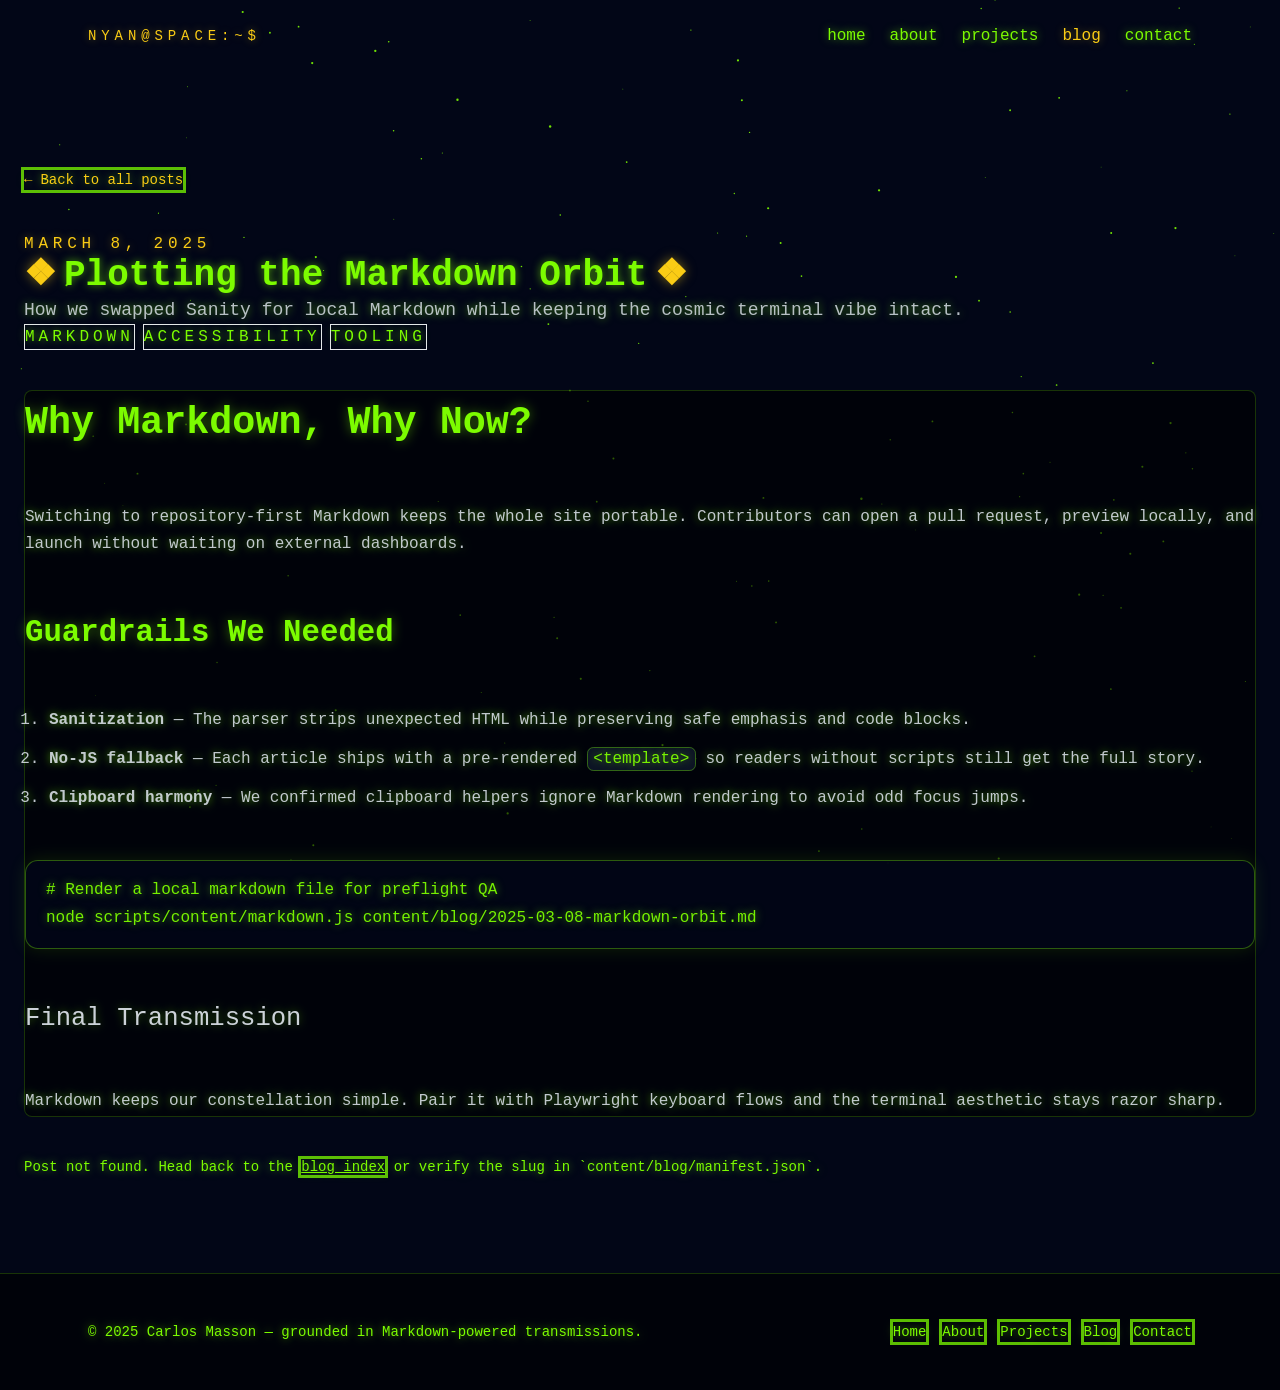
<file: blog/post.html>
<!DOCTYPE html>
<html lang="en" class="bg-terminal">
  <head>
    <meta charset="utf-8" />
    <meta name="viewport" content="width=device-width, initial-scale=1" />
    <title>Blog Article — Nyan Cat Space Terminal</title>
    <meta name="description" content="Read a full mission log rendered from local Markdown content." />
    <link rel="stylesheet" href="../styles/tailwind-base.css" />
    <link rel="stylesheet" href="../styles/tailwind.css" />
  </head>
  <body class="bg-space text-neon-green font-terminal min-h-screen overflow-x-hidden antialiased">
    <a class="skip-link" href="#blog-article">Skip to blog article</a>
    <canvas class="starfield-canvas" data-starfield aria-hidden="true"></canvas>
    <div class="nyan-container" data-nyan role="img" aria-label="Nyan Cat delivers the selected blog article.">
      <img src="../assets/nyan/nyan-cat.gif" alt="" />
    </div>

    <header class="relative z-10">
      <nav class="max-w-6xl mx-auto px-6 py-6 flex items-center justify-between">
        <a class="text-sm uppercase tracking-[0.35em] text-neon-amber hover:text-amber transition" href="../index.html"
          >nyan@space:~$</a
        >
        <ul class="flex items-center gap-6 text-sm md:text-base">
          <li>
            <a class="hover:text-amber transition" href="../index.html">home</a>
          </li>
          <li>
            <a class="hover:text-amber transition" href="../about.html">about</a>
          </li>
          <li>
            <a class="hover:text-amber transition" href="../projects.html">projects</a>
          </li>
          <li>
            <a class="text-neon-amber" aria-current="page" href="../blog.html">blog</a>
          </li>
          <li>
            <a class="hover:text-magenta transition" href="../contact.html">contact</a>
          </li>
        </ul>
      </nav>
    </header>

    <main id="blog-article" class="relative z-10 px-6 py-16 md:py-24">
      <div class="max-w-4xl mx-auto space-y-10">
        <a class="inline-flex items-center gap-2 text-sm text-amber hover:text-neon-green transition focus-visible" href="../blog.html">
          <span aria-hidden="true">←</span> Back to all posts
        </a>

        <header class="space-y-4">
          <p class="text-xs uppercase tracking-[0.3em] text-neon-amber" data-article-date>March 8, 2025</p>
          <h1 class="text-4xl md:text-5xl font-semibold headline-glow" data-article-title>
            Plotting the Markdown Orbit
          </h1>
          <p class="text-slate-200/80 text-lg" data-article-summary>
            How we swapped Sanity for local Markdown while keeping the cosmic terminal vibe intact.
          </p>
          <div class="flex flex-wrap gap-2 text-xs uppercase tracking-[0.25em] text-slate-200/70" data-article-tags>
            <span class="border border-neon/30 px-2 py-1 rounded">markdown</span>
            <span class="border border-neon/30 px-2 py-1 rounded">accessibility</span>
            <span class="border border-neon/30 px-2 py-1 rounded">tooling</span>
          </div>
        </header>

        <article class="markdown-article space-y-6 rounded-lg border border-neon/20 bg-black/60 p-6 md:p-8 shadow-[0_0_40px_rgba(80,255,163,0.08)]" data-blog-article data-article-fallback="blog-post-2025-03-08-markdown-orbit">
          <h1>Why Markdown, Why Now?</h1>
          <p>Switching to repository-first Markdown keeps the whole site portable. Contributors can open a pull request, preview locally, and launch without waiting on external dashboards.</p>
          <h2>Guardrails We Needed</h2>
          <ol>
            <li><strong>Sanitization</strong> — The parser strips unexpected HTML while preserving safe emphasis and code blocks.</li>
            <li><strong>No-JS fallback</strong> — Each article ships with a pre-rendered <code>&lt;template&gt;</code> so readers without scripts still get the full story.</li>
            <li><strong>Clipboard harmony</strong> — We confirmed clipboard helpers ignore Markdown rendering to avoid odd focus jumps.</li>
          </ol>
          <pre><code data-lang="bash"># Render a local markdown file for preflight QA
node scripts/content/markdown.js content/blog/2025-03-08-markdown-orbit.md</code></pre>
          <h3>Final Transmission</h3>
          <p>Markdown keeps our constellation simple. Pair it with Playwright keyboard flows and the terminal aesthetic stays razor sharp.</p>
        </article>

        <p class="text-sm text-slate-200/70" data-blog-missing hidden>
          Post not found. Head back to the <a class="underline hover:text-amber transition focus-visible" href="../blog.html">blog index</a> or verify the slug in
          `content/blog/manifest.json`.
        </p>
      </div>

      <template id="blog-post-2025-03-08-markdown-orbit">
        <article class="markdown-article space-y-6 rounded-lg border border-neon/20 bg-black/60 p-6 md:p-8 shadow-[0_0_40px_rgba(80,255,163,0.08)]">
          <h1>Why Markdown, Why Now?</h1>
          <p>Switching to repository-first Markdown keeps the whole site portable. Contributors can open a pull request, preview locally, and launch without waiting on external dashboards.</p>
          <h2>Guardrails We Needed</h2>
          <ol>
            <li><strong>Sanitization</strong> — The parser strips unexpected HTML while preserving safe emphasis and code blocks.</li>
            <li><strong>No-JS fallback</strong> — Each article ships with a pre-rendered <code>&lt;template&gt;</code> so readers without scripts still get the full story.</li>
            <li><strong>Clipboard harmony</strong> — We confirmed clipboard helpers ignore Markdown rendering to avoid odd focus jumps.</li>
          </ol>
          <pre><code data-lang="bash"># Render a local markdown file for preflight QA
node scripts/content/markdown.js content/blog/2025-03-08-markdown-orbit.md</code></pre>
          <h3>Final Transmission</h3>
          <p>Markdown keeps our constellation simple. Pair it with Playwright keyboard flows and the terminal aesthetic stays razor sharp.</p>
        </article>
      </template>
    </main>

    <footer class="relative z-10 border-t border-neon/20 bg-black/60">
      <div class="max-w-6xl mx-auto px-6 py-12 flex flex-col md:flex-row md:items-center md:justify-between gap-6">
        <p class="text-sm text-slate-200/70">© 2025 Carlos Masson — grounded in Markdown-powered transmissions.</p>
        <div class="flex flex-wrap gap-4 text-sm">
          <a class="hover:text-magenta transition focus-visible" href="../index.html">Home</a>
          <a class="hover:text-magenta transition focus-visible" href="../about.html">About</a>
          <a class="hover:text-magenta transition focus-visible" href="../projects.html">Projects</a>
          <a class="hover:text-magenta transition focus-visible" href="../blog.html">Blog</a>
          <a class="hover:text-magenta transition focus-visible" href="../contact.html">Contact</a>
        </div>
      </div>
    </footer>

    <script src="../scripts/content/markdown.js" defer></script>
    <script src="../scripts/main.js" defer></script>
  </body>
</html>
</file>
